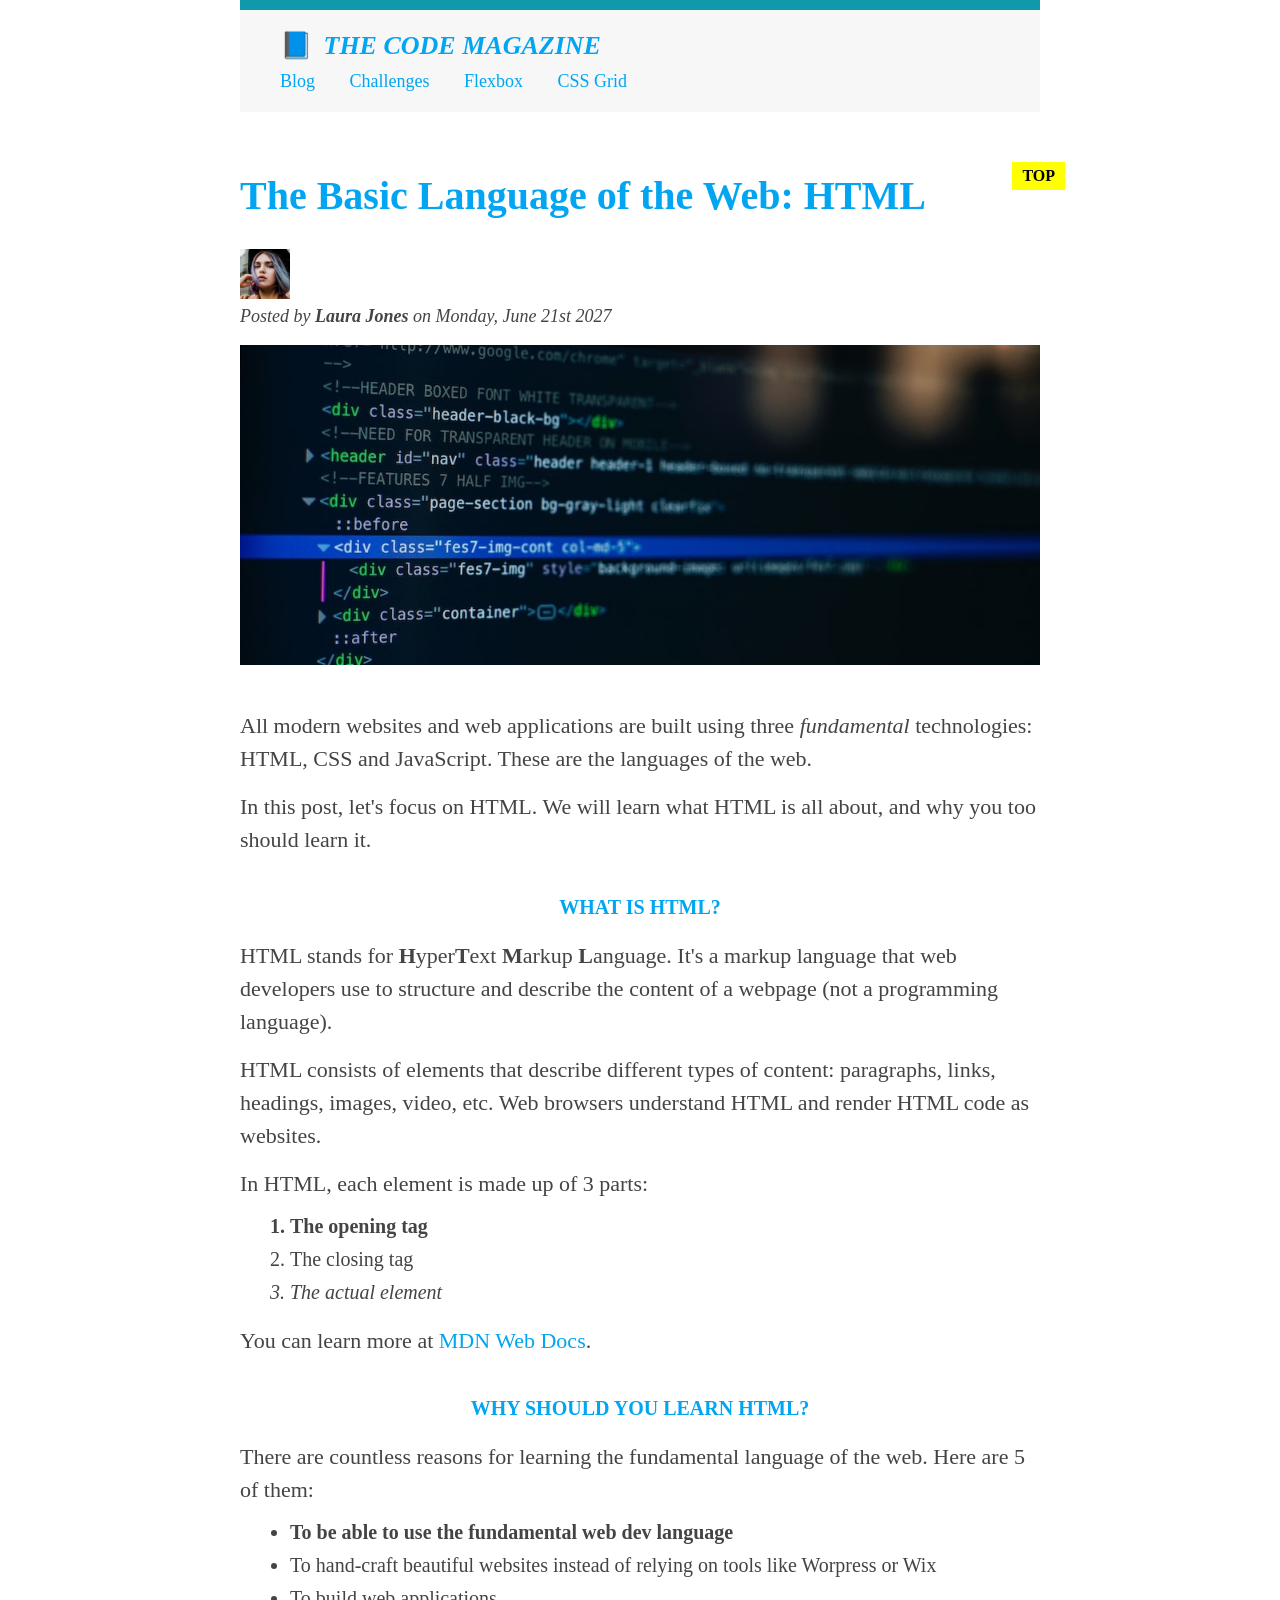
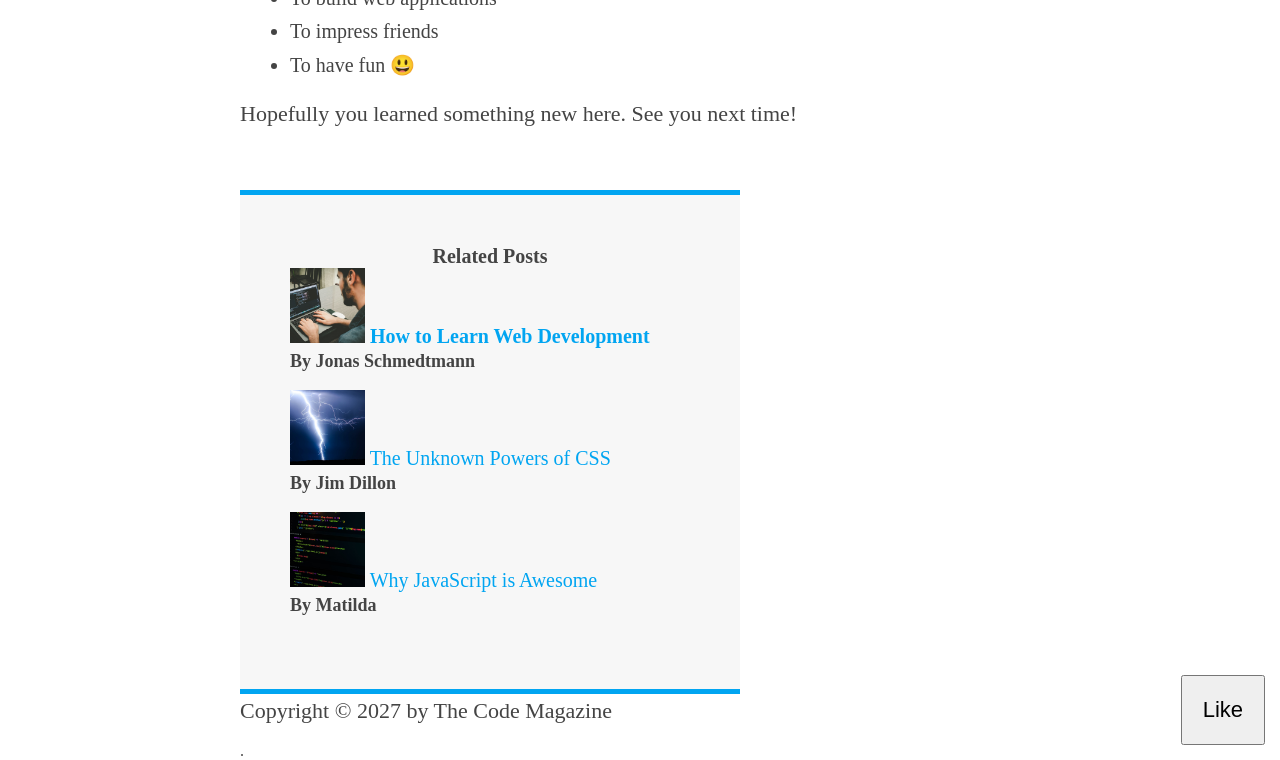
<file: 03-CSS-Fundamentals/index.html>
<!DOCTYPE html>
<html lang="en">
  <head>
    <meta charset="UTF-8" />
    <title>The Basic Language of the Web: HTML</title>
    <link href="style.css" rel="stylesheet"/>
  </head>

  <body>

    <div class="container">
    <!--
    <h1>The Basic Language of the Web: HTML</h1>
    <h2>The Basic Language of the Web: HTML</h2>
    <h3>The Basic Language of the Web: HTML</h3>
    <h4>The Basic Language of the Web: HTML</h4>
    <h5>The Basic Language of the Web: HTML</h5>
    <h6>The Basic Language of the Web: HTML</h6>
    -->

    <header class="main-header">
      <h1 >📘 The Code Magazine</h1>

      <nav>
        <!-- <strong>This is the navigation</strong> -->
        <a href="blog.html">Blog</a>
        <a href="#">Challenges</a>
        <a href="#">Flexbox</a>
        <a href="#">CSS Grid</a>
      </nav>

    </header>

    <article>
      <header class="post-header">
        <h2>The Basic Language of the Web: HTML</h2>

        <img
          src="img/laura-jones.jpg"
          alt="Headshot of Laura Jones"
          height="50"
          width="50"

        />

        <p id="author">Posted by <strong>Laura Jones</strong> on Monday, June 21st 2027</p>

        <img
          src="img/post-img.jpg"
          alt="HTML code on a screen"
          width="500"
          height="200"
                    class="post-img"
        />

        <button>Like</button>
      </header>

      <p>
        All modern websites and web applications are built using three
        <em>fundamental</em>
        technologies: HTML, CSS and JavaScript. These are the languages of the
        web.
      </p>

      <p>
        In this post, let's focus on HTML. We will learn what HTML is all about,
        and why you too should learn it.
      </p>

      <h3>What is HTML?</h3>
      <p>
        HTML stands for <strong>H</strong>yper<strong>T</strong>ext
        <strong>M</strong>arkup <strong>L</strong>anguage. It's a markup
        language that web developers use to structure and describe the content
        of a webpage (not a programming language).
      </p>
      <p>
        HTML consists of elements that describe different types of content:
        paragraphs, links, headings, images, video, etc. Web browsers understand
        HTML and render HTML code as websites.
      </p>
      <p>In HTML, each element is made up of 3 parts:</p>

      <ol>
        <li class="first-li">The opening tag</li>
        <li>The closing tag</li>
        <li>The actual element</li>
      </ol>

      <p>
        You can learn more at
        <a
          href="https://developer.mozilla.org/en-US/docs/Web/HTML"
          target="_blank"
          >MDN Web Docs</a
        >.
      </p>

      <h3>Why should you learn HTML?</h3>

      <p>
        There are countless reasons for learning the fundamental language of the
        web. Here are 5 of them:
      </p>

      <ul>
        <li class="first-li">To be able to use the fundamental web dev language</li>
        <li>
          To hand-craft beautiful websites instead of relying on tools like
          Worpress or Wix
        </li>
        <li>To build web applications</li>
        <li>To impress friends</li>
        <li>To have fun 😃</li>
      </ul>

      <p>Hopefully you learned something new here. See you next time!</p>
      
    </article>

    <aside>
      <h4>Related posts</h4>

      <ul class="related">
        <li>
          <img
            src="img/related-1.jpg"
            alt="Person programming"
            width="75"
            width="75"
          />
          <a href="#">How to Learn Web Development</a>
          <p class="related_author">By Jonas Schmedtmann</p>
        </li>
        <li>
          <img src="img/related-2.jpg" alt="Lightning" width="75" heigth="75" />
          <a href="#">The Unknown Powers of CSS</a>
          <p class="related_author">By Jim Dillon</p>
        </li>
        <li>
          <img
            src="img/related-3.jpg"
            alt="JavaScript code on a screen"
            width="75"
            height="75"
          />
          <a href="#">Why JavaScript is Awesome</a>
          <p class="related_author">By Matilda</p>
        </li>
      </ul>
    </aside>

    <footer><p id="copyright" class="copyright text">Copyright &copy; 2027 by The Code Magazine</p>.</footer>
    </div>



  </body>
</html>
</file>
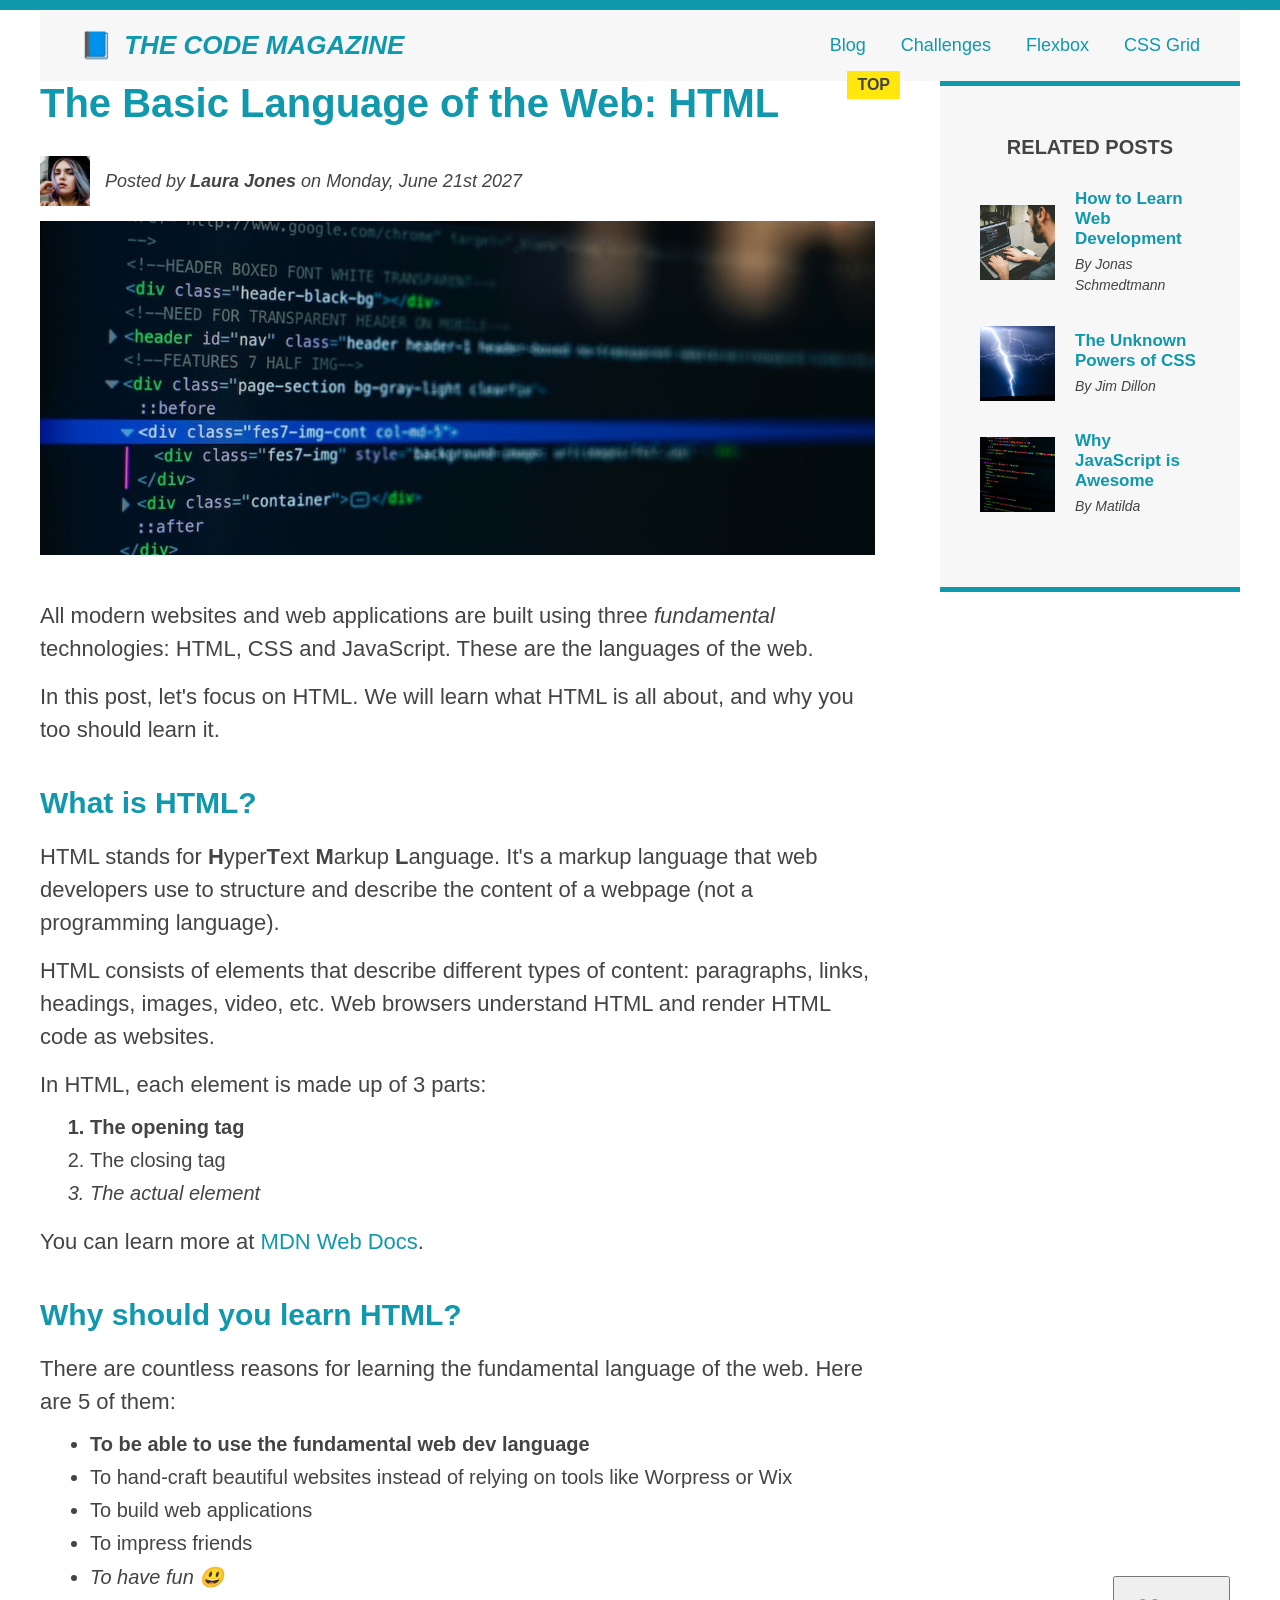
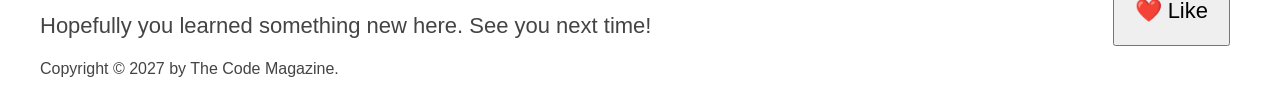
<file: 04-CSS-Layouts/index.html>
<!DOCTYPE html>
<html lang="en">
  <head>
    <meta charset="UTF-8" />
    <link href="style.css" rel="stylesheet" />

    <title>The Basic Language of the Web: HTML</title>
  </head>

  <body>
    <!--
    <h1>The Basic Language of the Web: HTML</h1>
    <h2>The Basic Language of the Web: HTML</h2>
    <h3>The Basic Language of the Web: HTML</h3>
    <h4>The Basic Language of the Web: HTML</h4>
    <h5>The Basic Language of the Web: HTML</h5>
    <h6>The Basic Language of the Web: HTML</h6>
    -->

    <div class="container">
      <header class="main-header clearfix">
        <h1>📘 The Code Magazine</h1>

        <nav>
          <!-- <strong>This is the navigation</strong> -->
          <a href="blog.html">Blog</a>
          <a href="#">Challenges</a>
          <a href="flexbox.html">Flexbox</a>
          <a href="css-grid.html">CSS Grid</a>
        </nav>

        <!-- <div class="clear"></div> -->
      </header>


<!-- 
     ONLY NECESSARY FOR FLEXBOX -->
      <!-- <div class="row"> -->
      <article>
        <header class="post-header">
          <h2>The Basic Language of the Web: HTML</h2>

          <div class="author-box">

          <img
            src="img/laura-jones.jpg"
            alt="Headshot of Laura Jones"
            height="50"
            width="50"
            class="author-img"
          />

          <p id="author" class="author">
            Posted by <strong>Laura Jones</strong> on Monday, June 21st 2027
          </p>
          </div>

          <img
            src="img/post-img.jpg"
            alt="HTML code on a screen"
            width="500"
            height="200"
            class="post-img"
          />
          <button>❤️ Like</button>
        </header>

        <p>
          All modern websites and web applications are built using three
          <em>fundamental</em>
          technologies: HTML, CSS and JavaScript. These are the languages of the
          web.
        </p>

        <p>
          In this post, let's focus on HTML. We will learn what HTML is all
          about, and why you too should learn it.
        </p>

        <h3>What is HTML?</h3>
        <p>
          HTML stands for <strong>H</strong>yper<strong>T</strong>ext
          <strong>M</strong>arkup <strong>L</strong>anguage. It's a markup
          language that web developers use to structure and describe the content
          of a webpage (not a programming language).
        </p>
        <p>
          HTML consists of elements that describe different types of content:
          paragraphs, links, headings, images, video, etc. Web browsers
          understand HTML and render HTML code as websites.
        </p>
        <p>In HTML, each element is made up of 3 parts:</p>

        <ol>
          <li class="first-li">The opening tag</li>
          <li>The closing tag</li>
          <li>The actual element</li>
        </ol>

        <p>
          You can learn more at
          <a
            href="https://developer.mozilla.org/en-US/docs/Web/HTML"
            target="_blank"
            >MDN Web Docs</a
          >.
        </p>

        <h3>Why should you learn HTML?</h3>

        <p>
          There are countless reasons for learning the fundamental language of
          the web. Here are 5 of them:
        </p>

        <ul>
          <li class="first-li">
            To be able to use the fundamental web dev language
          </li>
          <li>
            To hand-craft beautiful websites instead of relying on tools like
            Worpress or Wix
          </li>
          <li>To build web applications</li>
          <li>To impress friends</li>
          <li>To have fun 😃</li>
        </ul>

        <p>Hopefully you learned something new here. See you next time!</p>
      </article>

      <aside>
        <h4>Related posts</h4>

        <ul class="related">
          <li class="related-post">
            <img
              src="img/related-1.jpg"
              alt="Person programming"
              width="75"
              height="75"
            />

            <div>
            <a href="#" class="related-link">How to Learn Web Development</a>
            <p class="related-author">By Jonas Schmedtmann</p>
            </div>
          </li>
          <li class="related-post">
            <img
              src="img/related-2.jpg"
              alt="Lightning"
              width="75"
              height="75"
            />
             <div>
            <a href="#" class="related-link">The Unknown Powers of CSS</a>
            <p class="related-author">By Jim Dillon</p>
            </div>
          </li>
          <li class="related-post">
            <img
              src="img/related-3.jpg"
              alt="JavaScript code on a screen"
              width="75"
              height="75"
            />
             <div>
            <a href="#" class="related-link">Why JavaScript is Awesome</a>
            <p class="related-author">By Matilda</p>
            </div>
          </li>
        </ul>
      </aside>

      <!-- </div> -->

      <footer>
        <p id="copyright" class="copyright text">
          Copyright &copy; 2027 by The Code Magazine.
        </p>
      </footer>
    </div>
  </body>
</html>
</file>
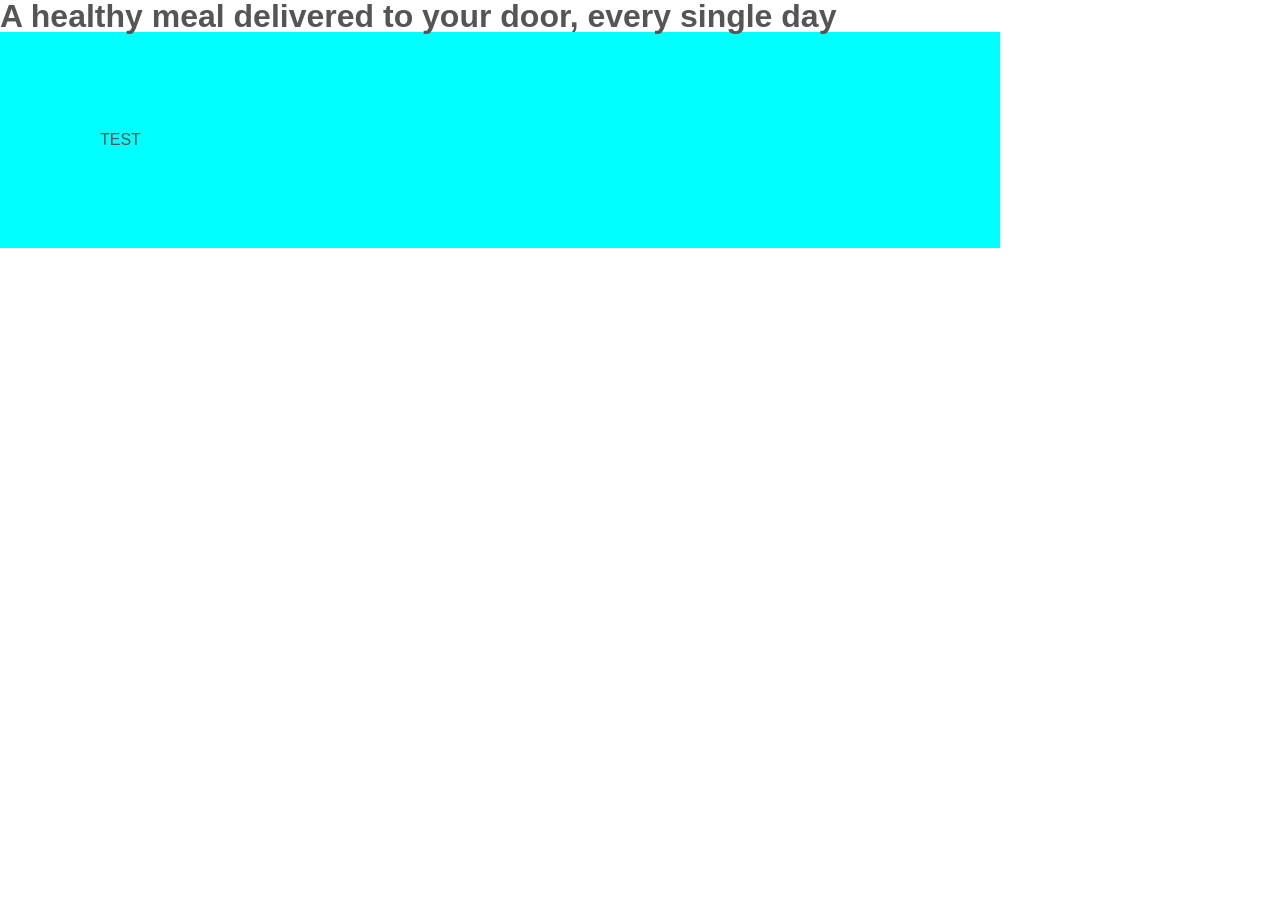
<file: 07-Omnifood-Desktop/index.html>
<!DOCTYPE html>
<html lang="en">
<head>
    <meta charset="UTF-8">
    <meta name="viewport" content="width=device-width, initial-scale=1.0">

    <link rel="stylesheet" href="style.css">
    <title>Omnifood</title>
</head>
<body>
    <h1>A healthy meal delivered to your door, every single day
</h1>

<div class="test">TEST</div>
</body>
</html>
</file>
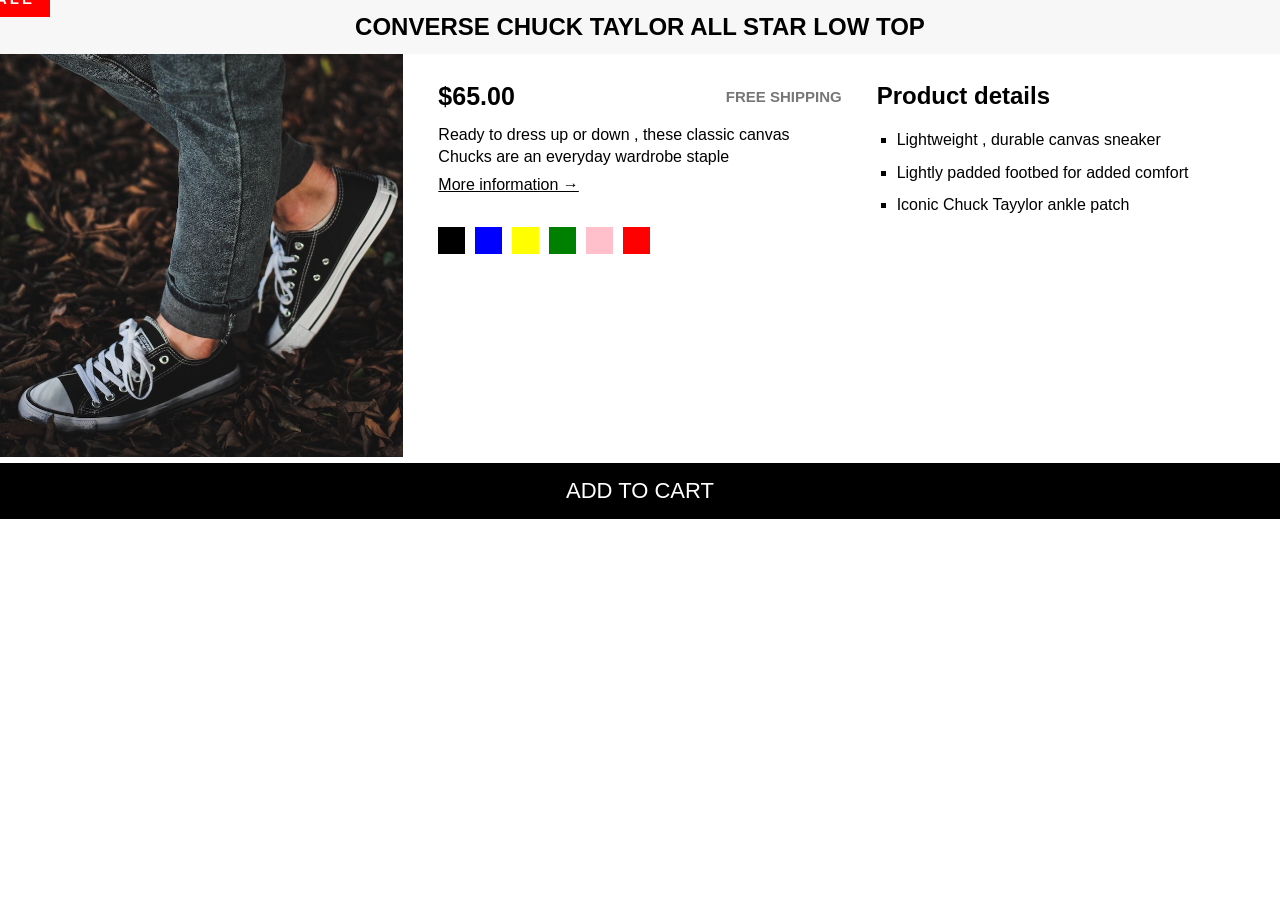
<file: 03-CSS-Fundamentals/challenge.html>
<!DOCTYPE html>
<html lang="en">
<head>
    <meta charset="UTF-8">
    <meta name="viewport" content="width=device-width, initial-scale=1.0">
    <title>Document</title>
    <link href="challenge.css" rel="stylesheet">
</head>
<body>

    <article class="product">


    <h1 class="heading">Converse Chuck Taylor All Star Low Top</h1>


    <!-- <div class="row"> -->
        <div class="div1">


        <img src="challenges.jpg" alt="shoes image" width="170px" height="170px">
        </div>


<div class="div2">

    <div class="apple">
    <p class="price"><strong>$65.00</strong></p>
    <p class="para1">Free shipping</p>
    </div>
    <p class="para2">Ready to dress up or down , these classic canvas Chucks are an everyday wardrobe staple</p>
    <a href="#" class="link" type="_blank">More information &rarr;</a>

    <div class="colorss">
        <div class="color"> </div>
        <div class="color blue"> </div>
        <div class="color yellow"> </div>
        <div class ="color green"> </div>
        <div class="color pink"> </div>
        <div class="color red"></div>
    </div>

    </div>


    <div class="div3">
    <h2>Product details</h2>
    <ol>
        <li>Lightweight , durable canvas sneaker</li>
        <li>Lightly padded footbed for added comfort</li>
        <li>Iconic Chuck Tayylor ankle patch</li>
    </ol>

    </div>
    
        <button type="submit" class="cart">Add to cart</button>
        <!-- </div> -->
    </article>
    <p class="sale-element">Sale</p>
  
   
</body>
</html>
</file>
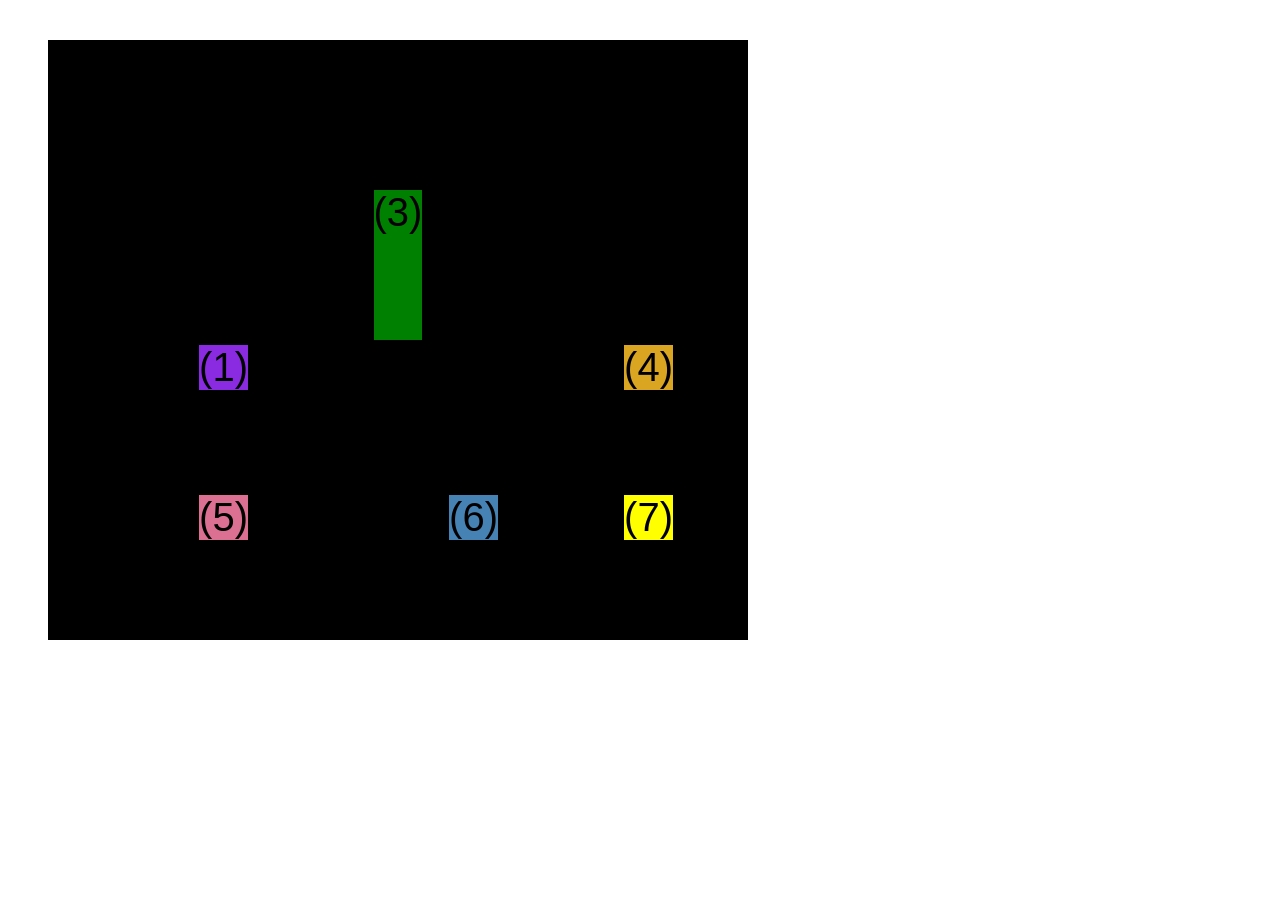
<file: 04-CSS-Layouts/css-grid.html>
<!DOCTYPE html>
<html lang="en">
  <head>
    <meta charset="UTF-8" />
    <meta http-equiv="X-UA-Compatible" content="IE=edge" />
    <meta name="viewport" content="width=device-width, initial-scale=1.0" />
    <title>CSS Grid</title>
    <style>
      .el--1 {
        background-color: blueviolet;
      }
      .el--2 {
        background-color: orangered;
      }
      .el--3 {
        background-color: green;
        height: 150px;
      }
      .el--4 {
        background-color: goldenrod;
      }
      .el--5 {
        background-color: palevioletred;
      }
      .el--6 {
        background-color: steelblue;
      }
      .el--7 {
        background-color: yellow;
      }
      .el--8 {
        background-color: crimson;
      }

      .container--1 {


        /* STARTER */
        font-family: sans-serif;
        background-color: #ddd;
        font-size: 30px;
        margin: 40px;

        /* CSS GRID */

      display: grid;
      /* grid-template-columns: 2fr 1fr 1fr auto;  */
      grid-template-columns: repeat(4, 1fr);
      grid-template-rows: 1fr 1fr ; 
          /* height: 500px; */

      /* gap: 30px; */
      column-gap: 20px;
      row-gap: 40px;


      /* temperory */
      display: none; 
      }

      .el--8{
        grid-column: 2 / 3;
        grid-row: 1 / 2;
      }

         .el--2{
          /* grid-column: 1 / 5; */
        /* grid-column: 1 / span 4; */
        grid-column: 1 / -1;
        grid-row: 2 / 3;
      }

      .el--6{
         /* grid-row: 3 / 5; */
      }

      .container--2 {
       

        /* STARTER */
        font-family: sans-serif;
        background-color: black;
        font-size: 40px;
        margin: 40px;

        width: 700px;
        height: 600px;

        /* CSS GRID */

        display: grid;
        grid-template-columns:  125px 200px 125px;
        grid-template-rows: 250px 100px;
        gap:50px;


        /* used when grid container is greater than the grid element */
        /* Aligning tracks inside container: distribute empty space */
        justify-content: center;
        /* justify-content: space-between; */
        align-content: center;



        /* Aligning items INSIDE cells: moving items around inside cells */
        align-items: end;
        justify-items: end;
      }

     .el--3{
      align-self: center;
      justify-self: center;
     }


    </style>
  </head>
  <body>
    <div class="container--1">
      <div class="el el--1">(1) HTML</div>
      <div class="el el--2">(2) and</div>
      <div class="el el--3">(3) CSS</div>
      <div class="el el--4">(4) are</div>
      <div class="el el--5">(5) amazing</div>
      <div class="el el--6">(6) languages</div>
      <div class="el el--7">(7) to</div>
      <div class="el el--8">(8) learn</div>
    </div>

    <div class="container--2">
      <div class="el el--1">(1)</div>
      <div class="el el--3">(3)</div>
      <div class="el el--4">(4)</div>
      <div class="el el--5">(5)</div>
      <div class="el el--6">(6)</div>
      <div class="el el--7">(7)</div>
    </div>
  </body>
</html>
</file>
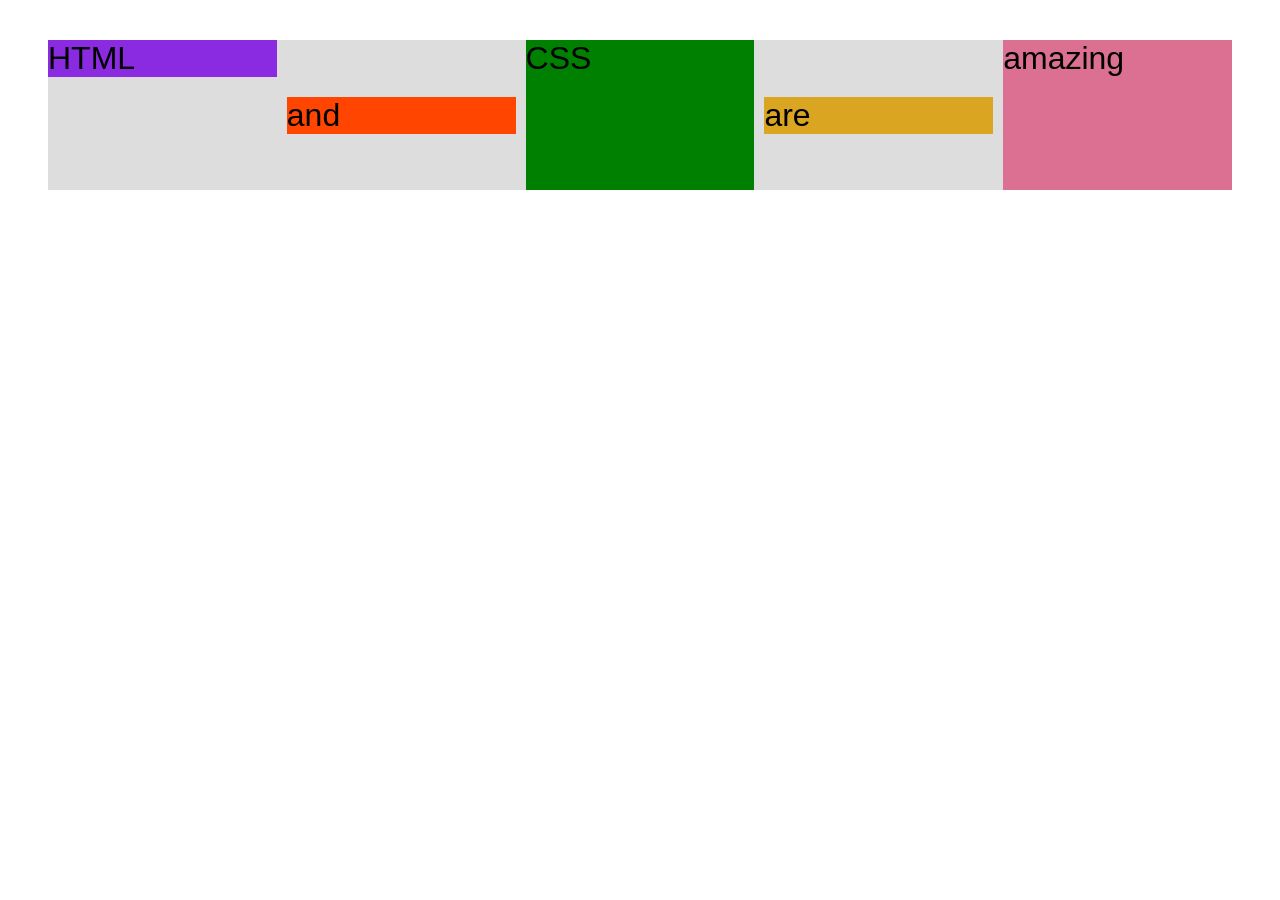
<file: 04-CSS-Layouts/flexbox.html>
<!DOCTYPE html>
<html lang="en">
  <head>
    <meta charset="UTF-8" />
    <meta http-equiv="X-UA-Compatible" content="IE=edge" />
    <meta name="viewport" content="width=device-width, initial-scale=1.0" />
    <title>Flexbox</title>
    <style>
      .el--1 {
        background-color: blueviolet;
      }
      .el--2 {
        background-color: orangered;
      }
      .el--3 {
        background-color: green;
        height: 150px;
      }
      .el--4 {
        background-color: goldenrod;
      }
      .el--5 {
        background-color: palevioletred;
      }
      .el--6 {
        background-color: steelblue;
      }
      .el--7 {
        background-color: yellow;
      }
      .el--8 {
        background-color: crimson;
      }

      .container {
        /* STARTER */
        font-family: sans-serif;
        background-color: #ddd;
        font-size: 32px;
        margin: 40px;

        /* FLEXBOX */

        display: flex;
        align-items: center;
        justify-content: flex-start;
        gap: 10px;
      }


      .el{
        
        /* default:
        flex-grow: 0;
        flex-shrink: 1;
        flex-basis: auto; */

       /* flex-basis: 500px;
        flex-shrink: 0;
        flex: 0 0 500px; */


        /* flex-grow: 1;  iska alternate is below
      */
       flex:1;

      }

      .el--1{
        align-self: flex-start;
        /* order: 2; */
        /* flex-grow:2 ; */
      }

    .el--5{
      align-self: stretch;
      order: 1;
    }

    .el--6{
      order: -1;
    }

    </style>  
  </head>
  <body>
    <div class="container">
      <div class="el el--1">HTML</div>
      <div class="el el--2">and</div>
      <div class="el el--3">CSS</div>
      <div class="el el--4">are</div>
      <div class="el el--5">amazing</div>
      <!-- <div class="el el--6">languages</div> -->
      <!-- <div class="el el--7">to</div>
      <div class="el el--8">learn</div> -->
    </div>
  </body>
</html>
</file>
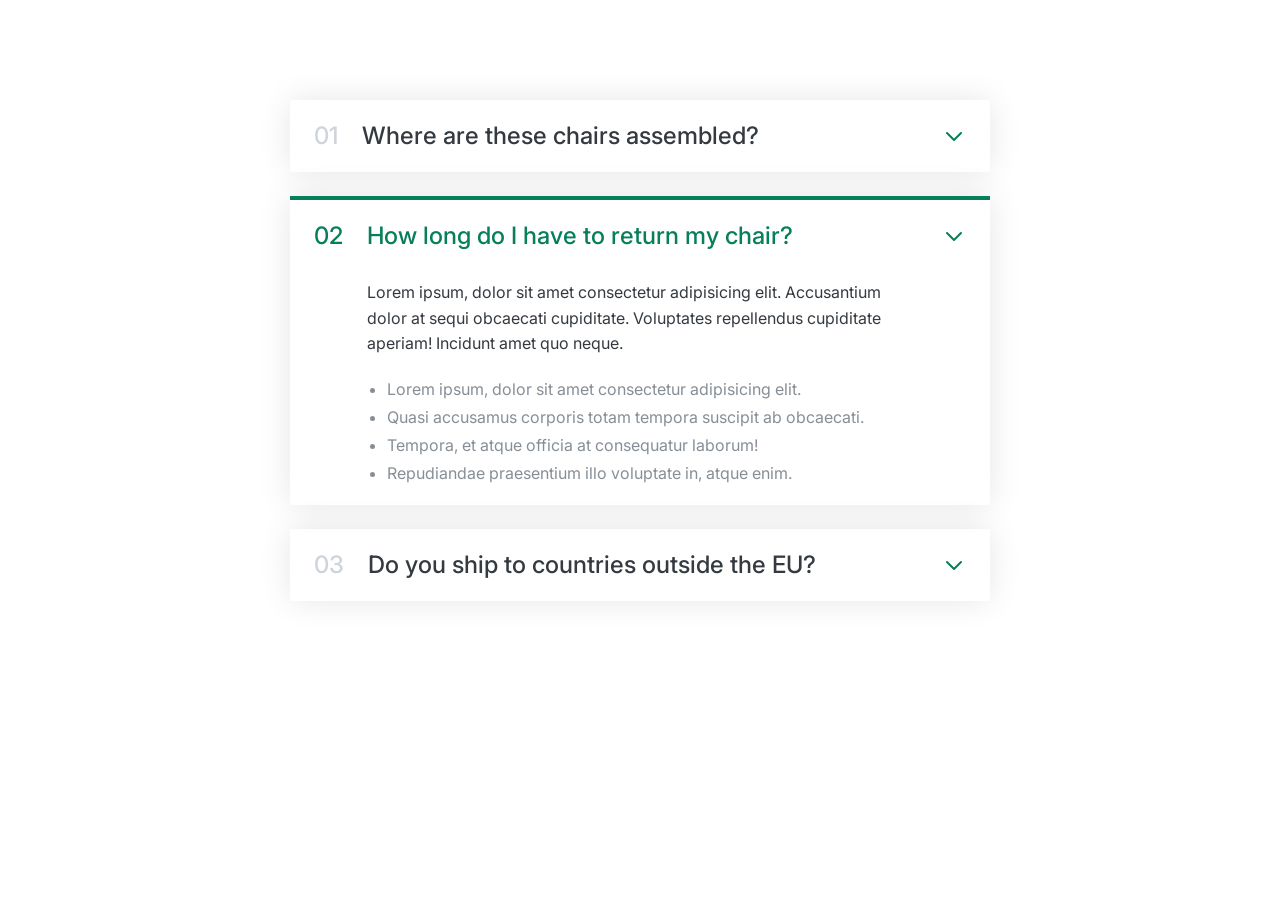
<file: 06-Components/01-accordion.html>
<!DOCTYPE html>
<html lang="en">
<head>
    <meta charset="UTF-8">
    <meta name="viewport" content="width=device-width, initial-scale=1.0">
     <link
      href="https://fonts.googleapis.com/css2?family=Inter:wght@400;500;700&display=swap"
      rel="stylesheet"
    />
    <title>Accordion Component</title>

    <style>

        *{
            margin:0;
            padding: 0;
            box-sizing: border-box;
        }

        body{
            font-family: "Inter", sans-serif;
            color: #343a40;
            line-height: 1;
            
        }

        .accordion{
            width: 700px;
            margin:100px auto;

            display: flex;
            flex-direction: column;
            gap:24px;
 
        }
        
         .item{
           box-shadow: 0 0 32px rgba(0, 0,0,0.1);
           padding: 24px;

           display: grid;
           grid-template-columns: auto 1fr auto  ;
           column-gap: 24px;
           row-gap: 32px;
           
         }
         .number{
             font-size: 24px;
             font-weight: 500;
             color: #087f5b;
         }
         .text{
              font-size: 24px;
             font-weight: 500;
             /* color: #087f5b;  */
         }

         .number{
             color: #ced4da;
         }

         .icon{
           width:24px;
           height:24px;
           stroke: #087f5b;
           
         }

         .hidden-box{
            grid-column: 2;
            display: none;
         }

         .hidden-box p{
             line-height: 1.6;
             margin-bottom: 24px;
             
         }

         .hidden-box ul{
             color: #868e96;
             margin-left: 20px;
             
             display: flex;
             flex-direction: column;
             gap:12px;

         }

         /* .hidden-box li{
            margin-bottom: 12px;
         } */


         /* OPEN STATE */
      .open{
        border-top: 4px solid #087f5b;
        
      }

      .open .hidden-box{
        display: block ;
      }

      .open .number , .open .text {
            color: #087f5b;
      }


    </style>
</head>


<body>
    <div class="accordion">
      <div class="item">
        <p class="number">01</p>
        <p class="text">Where are these chairs assembled?</p>
        <svg
          xmlns="http://www.w3.org/2000/svg"
          class="icon"
          fill="none"
          viewBox="0 0 24 24"
          stroke="currentColor"
        >
          <path
            stroke-linecap="round"
            stroke-linejoin="round"
            stroke-width="2"
            d="M19 9l-7 7-7-7"
          />
        </svg>
        <div class="hidden-box">
          <p>
            Lorem ipsum, dolor sit amet consectetur adipisicing elit.
            Accusantium dolor at sequi obcaecati cupiditate. Voluptates
            repellendus cupiditate aperiam! Incidunt amet quo neque.
          </p>
          <ul>
            <li>Lorem ipsum, dolor sit amet consectetur adipisicing elit.</li>
            <li>
              Quasi accusamus corporis totam tempora suscipit ab obcaecati.
            </li>
            <li>Tempora, et atque officia at consequatur laborum!</li>
            <li>Repudiandae praesentium illo voluptate in, atque enim.</li>
          </ul>
        </div>
      </div>

      <div class="item open">
        <p class="number">02</p>
        <p class="text">How long do I have to return my chair?</p>
        <svg
          xmlns="http://www.w3.org/2000/svg"
          class="icon"
          fill="none"
          viewBox="0 0 24 24"
          stroke="currentColor"
        >
          <path
            stroke-linecap="round"
            stroke-linejoin="round"
            stroke-width="2"
            d="M19 9l-7 7-7-7"
          />
        </svg>
        <div class="hidden-box">
          <p>
            Lorem ipsum, dolor sit amet consectetur adipisicing elit.
            Accusantium dolor at sequi obcaecati cupiditate. Voluptates
            repellendus cupiditate aperiam! Incidunt amet quo neque.
          </p>
          <ul>
            <li>Lorem ipsum, dolor sit amet consectetur adipisicing elit.</li>
            <li>
              Quasi accusamus corporis totam tempora suscipit ab obcaecati.
            </li>
            <li>Tempora, et atque officia at consequatur laborum!</li>
            <li>Repudiandae praesentium illo voluptate in, atque enim.</li>
          </ul>
        </div>
      </div>

      <div class="item">
        <p class="number">03</p>
        <p class="text">Do you ship to countries outside the EU?</p>
        <svg
          xmlns="http://www.w3.org/2000/svg"
          class="icon"
          fill="none"
          viewBox="0 0 24 24"
          stroke="currentColor"
        >
          <path
            stroke-linecap="round"
            stroke-linejoin="round"
            stroke-width="2"
            d="M19 9l-7 7-7-7"
          />
        </svg>
        <div class="hidden-box">
          <p>
            Lorem ipsum, dolor sit amet consectetur adipisicing elit.
            Accusantium dolor at sequi obcaecati cupiditate. Voluptates
            repellendus cupiditate aperiam! Incidunt amet quo neque.
          </p>
          <ul>
            <li>Lorem ipsum, dolor sit amet consectetur adipisicing elit.</li>
            <li>
              Quasi accusamus corporis totam tempora suscipit ab obcaecati.
            </li>
            <li>Tempora, et atque officia at consequatur laborum!</li>
            <li>Repudiandae praesentium illo voluptate in, atque enim.</li>
          </ul>
        </div>
      </div>
    </div>
  </body>
</html>
</file>
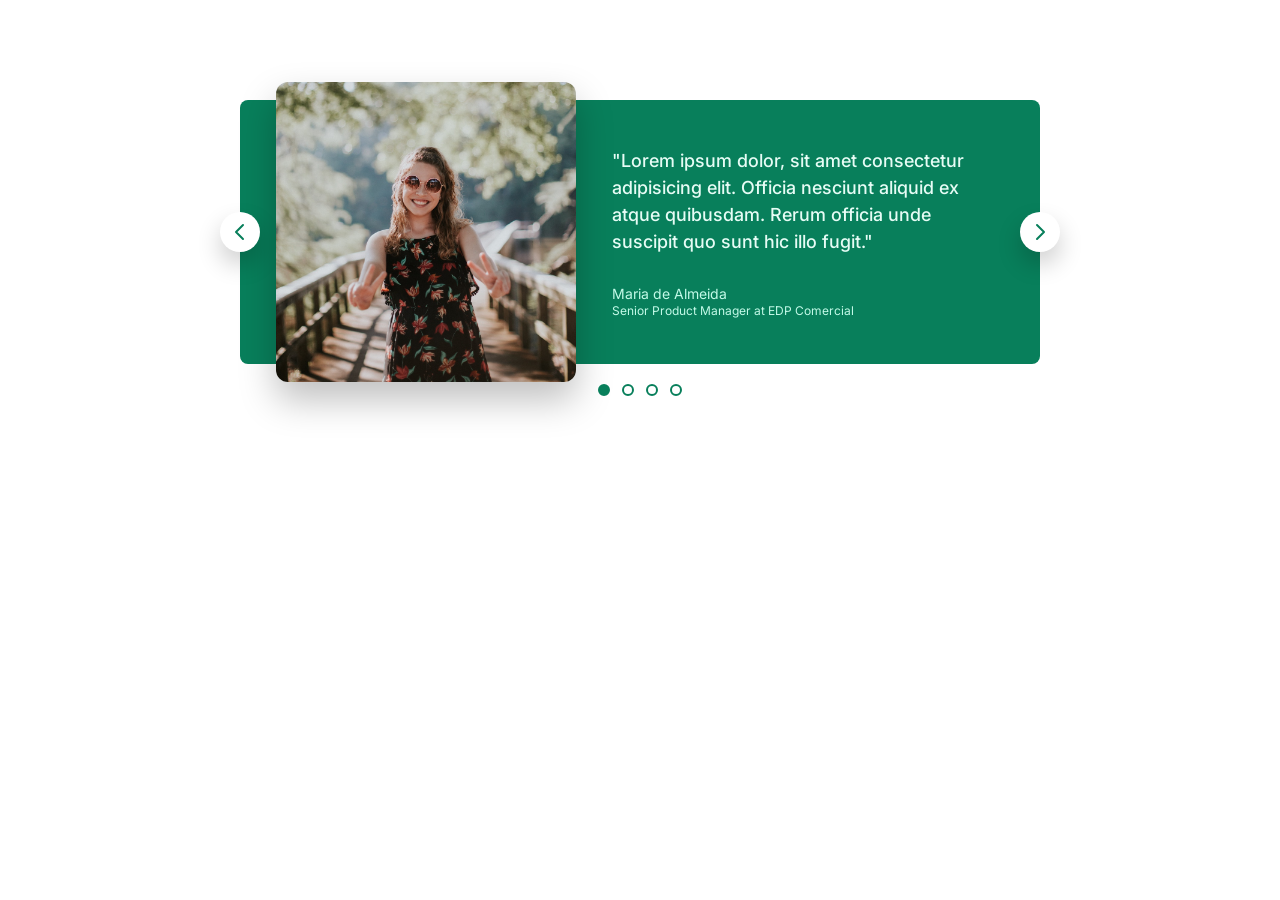
<file: 06-Components/02-carousel.html>
<!DOCTYPE html>
<html lang="en">
  <head>
    <meta charset="UTF-8" />
    <meta http-equiv="X-UA-Compatible" content="IE=edge" />
    <meta name="viewport" content="width=device-width, initial-scale=1.0" />
    <link
      href="https://fonts.googleapis.com/css2?family=Inter:wght@400;500;700&display=swap"
      rel="stylesheet"
    />

    <title>Carousel Component</title>

    <style>
      /*
      SPACING SYSTEM (px)
      2 / 4 / 8 / 12 / 16 / 24 / 32 / 48 / 64 / 80 / 96 / 128
      FONT SIZE SYSTEM (px)
      10 / 12 / 14 / 16 / 18 / 20 / 24 / 30 / 36 / 44 / 52 / 62 / 74 / 86 / 98
      */
      /*
      MAIN COLOR: #087f5b
      GREY COLOR: #343a40
      */

      * {
        margin: 0;
        padding: 0;
        box-sizing: border-box;
      }

      body {
        font-family: "Inter", sans-serif;
        color: #343a40;
        line-height: 1;
      }

      .carousel {
        width: 800px;
        margin: 100px auto;
        background-color: #087f5b;
        /* padding: 32px; */
        /* padding-left: 86px; */
        /* padding-right: 48px; */
        padding: 32px 48px 32px 86px;

        border-radius: 8px;
        position: relative;

        display: flex;
        align-items: center;
        gap: 86px;
      }

      img {
        height: 200px;
        border-radius: 8px;
        transform: scale(1.5);
        box-shadow: 0 12px 24px rgba(0, 0, 0, 0.25);
      }

      .testimonial-text {
        font-size: 18px;
        font-weight: 500;
        line-height: 1.5;
        margin-bottom: 32px;
        color: #e6fcf5;
      }

      .testimonial-author {
        font-size: 14px;
        margin-bottom: 4px;
        color: #c3fae8;
      }

      .testimonial-job {
        font-size: 12px;
        color: #c3fae8;
      }

      /* CONTROLS */
      .btn {
        background-color: #fff;
        border: none;
        height: 40px;
        width: 40px;
        border-radius: 50%;
        position: absolute;
        box-shadow: 0 12px 24px rgba(0, 0, 0, 0.2);
        cursor: pointer;

        display: flex;
        align-items: center;
        justify-content: center;
      }

      .btn--left {
        /* In relation to PARENTE ELEMENT */
        left: 0;
        top: 50%;

        /* In relation to ELEMENT ITSELF */
        transform: translate(-50%, -50%);
      }

      .btn--right {
        right: 0;
        top: 50%;

        transform: translate(50%, -50%);
      }

      .btn-icon {
        height: 24px;
        width: 24px;
        stroke: #087f5b;
      }
      .dots {
        position: absolute;
        left: 50%;
        bottom: 0;
        transform: translate(-50%, 32px);

        display: flex;
        gap: 12px;
      }

      .dot {
        height: 12px;
        width: 12px;
        background-color: #fff;
        border: 2px solid #087f5b;
        border-radius: 50%;
        cursor: pointer;
      }

      .dot--fill {
        background-color: #087f5b;
      }
    </style>
  </head>
  <body>
    <div class="carousel">
      <img src="maria.jpg" alt="Maria de Almeida" />
      <blockquote class="testimonial">
        <p class="testimonial-text">
          "Lorem ipsum dolor, sit amet consectetur adipisicing elit. Officia
          nesciunt aliquid ex atque quibusdam. Rerum officia unde suscipit quo
          sunt hic illo fugit."
        </p>
        <p class="testimonial-author">Maria de Almeida</p>
        <p class="testimonial-job">Senior Product Manager at EDP Comercial</p>
      </blockquote>

      <button class="btn btn--left">
        <svg
          xmlns="http://www.w3.org/2000/svg"
          class="btn-icon"
          fill="none"
          viewBox="0 0 24 24"
          stroke="currentColor"
        >
          <path
            stroke-linecap="round"
            stroke-linejoin="round"
            stroke-width="2"
            d="M15 19l-7-7 7-7"
          />
        </svg>
      </button>
      <button class="btn btn--right">
        <svg
          xmlns="http://www.w3.org/2000/svg"
          class="btn-icon"
          fill="none"
          viewBox="0 0 24 24"
          stroke="currentColor"
        >
          <path
            stroke-linecap="round"
            stroke-linejoin="round"
            stroke-width="2"
            d="M9 5l7 7-7 7"
          />
        </svg>
      </button>
      <div class="dots">
        <button class="dot dot--fill">&nbsp;</button>
        <button class="dot">&nbsp;</button>
        <button class="dot">&nbsp;</button>
        <button class="dot">&nbsp;</button>
      </div>
    </div>
  </body>
</html>


<!-- my--> 
 <!-- <!DOCTYPE html>
<html lang="en">
<head>
    <meta charset="UTF-8">
    <meta name="viewport" content="width=device-width, initial-scale=1.0">
    <title>Document</title>
     <link
      href="https://fonts.googleapis.com/css2?family=Inter:wght@400;500;700&display=swap"
      rel="stylesheet"
    />
    <title>Accordion Component</title>

    <style>

        *{
            margin:0;
            padding: 0;
            box-sizing: border-box;
        }

        body{
            font-family: "Inter", sans-serif;
            color: #343a40;
            line-height: 1;
            
        }
 
        .carousel{
            width: 800px;
            margin: 100px auto;
            background-color: #087f5b;
            padding: 32px;
            border-radius: 8px;
            position: relative ;

            display: flex;
            /* align-items: center; */
            gap: 86px;
            padding-left: 86px;
            padding-right: 48px;
          
        }

        img{
            height: 200px;
            border-radius: 8px;
            transform: scale(1.5);
            box-shadow: 0 12px 24px rgba(0,0,0,.25);
        }

        .testimonial-text{
           font-size: 18px;
           font-weight: 500;
           line-height: 1.5;
           /* margin-bottom: 32px; */
           color: #e6fcf5;
        }

        .testimonial-author{
           font-size: 14px;
           margin-bottom: 4px;
           color: #c3fae8;
        }

        .testimonial-job{
            font-size: 12px;
            color: #c3fae8;;
        }

        /* CONTROLS */
       .btn{
            background-color: #fff;
            border:none;
            height: 40px;
            width: 40px; 
            border-radius: 50%;
            position: absolute;
            top: 50%;
            box-shadow: 0 12px 24px rgba(0,0,0,.25);

            display: flex;
            align-items: center;
            justify-content: center;
        } 

        .btn--left{
            /* In relation to PARENT ELEMENT */
            left:0;
            top: 50%;
 
            /* In relation to ELEMENT ITSELF */
            transform: translate(-50%,-50%)
        }
        
        .btn--right{
            right:0;
            transform: translate(50%,-50%)
        }

        .btn-icon{
            height: 24px;
            width: 24px;
            stroke: #087f5b ;
        }

        .dots{
            display: flex;
            justify-content: center;
            gap:12px ;
            position: absolute;
            bottom: 0;
            left:45%;
        }

        .dot{
            width: 12px;
            height: 12px;
            background-color:#fff ;
            border:2px  solid #087f5b ;
            border-radius: 50%;
            transform: translate(0 , 250%);
            cursor: pointer;
        }

        .dottt{
            background-color: #087f5b;
        }
        

        

        </style>
</head>
<body>
    
    <div class="carousel">
         <img src="maria.jpg" alt="maeia">
         <blockquote class="testimonial-text">
             <p class="testimonial-text">"Lorem, ipsum dolor sit amet consectetur adipisicing elit. Libero enim fuga amet quis iure illum tempore est quasi id reiciendis iste, sunt commodi perferendis maxime temporibus ullam reprehenderit esse quaerat"</p>
             <p class="testimonial-author"> Maria de Almeida</p>
             <p class="testimonial-job">Senior Prooduct Manager at EDP Comercial</p>
         </blockquote>
    <button class="btn btn--left">
        <svg class="btn-icon" xmlns="http://www.w3.org/2000/svg" fill="none" viewBox="0 0 24 24" stroke-width="1.5" stroke="currentColor" class="size-6">
  <path stroke-linecap="round" stroke-linejoin="round" d="M15.75 19.5 8.25 12l7.5-7.5" />
</svg>

</button>
   
<button class="btn btn--right">
    
    <svg class="btn-icon" xmlns="http://www.w3.org/2000/svg" fill="none" viewBox="0 0 24 24" stroke-width="1.5" stroke="currentColor" class="size-6">
  <path stroke-linecap="round" stroke-linejoin="round" d="m8.25 4.5 7.5 7.5-7.5 7.5" />
</svg>

</button>

<div class="dots">
    <button class="dot dottt"></button>
     <button class="dot"></button>
      <button class="dot"></button>
       <button class="dot"></button>


</div>
 


    </div>

  
    

  </div>

</body>
</html> -->
</file>
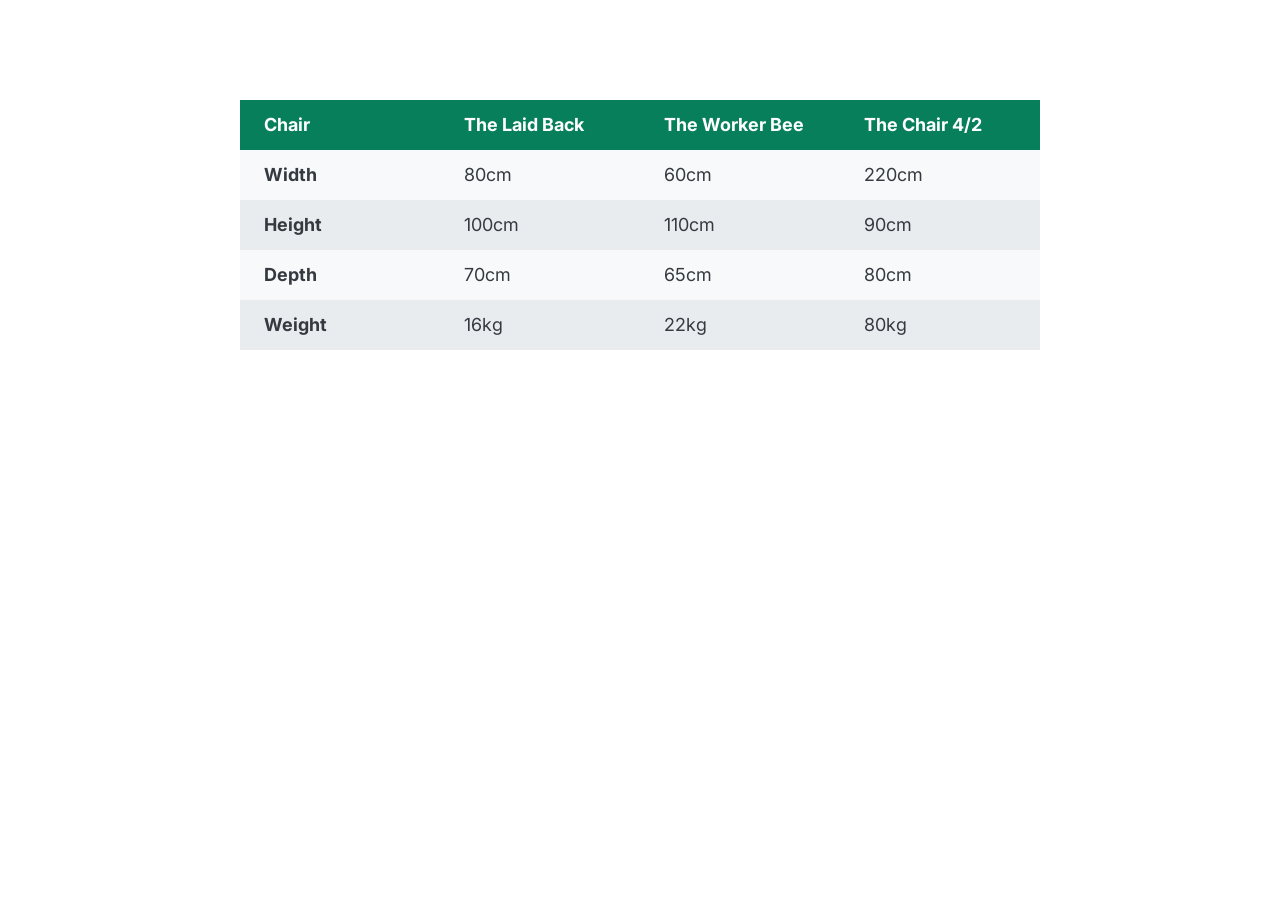
<file: 06-Components/03-table.html>
<!DOCTYPE html>
<html lang="en">
<head>
    <meta charset="UTF-8">
    <meta name="viewport" content="width=device-width, initial-scale=1.0">
    <title>Document</title>
       <link
      href="https://fonts.googleapis.com/css2?family=Inter:wght@400;500;700&display=swap"
      rel="stylesheet"
    />
    <title>Accordion Component</title>

    <style>

        *{
            margin:0;
            padding: 0;
            box-sizing: border-box;
        }

        body{
            font-family: "Inter", sans-serif;
            color: #343a40;
            line-height: 1;
            display:flex;
            justify-content: center;
        }

        table{
            width: 800px;
            margin-top: 100px;
            font-size: 18px;
            /* border: 1px solid #343a40; */
            border-collapse: collapse;
        } 

        th,td{
            /* border: 1px solid #343a40; */
            padding: 16px 24px;
            text-align: left;
        }

        thead tr{
              background-color: #087f5b;
            color: #fff;
        }

        thead th{
            width: 25%
        }

        tbody tr:nth-child(odd  ){
            background-color: #f8f9fa;
        }

                tbody tr:nth-child(even){
            background-color: #e9ecef;
        }

        </style>
</head>
<body>
    <table>

        <thead>
            <tr>
                <th>Chair</th>
                <th>The Laid Back</th>
                <th>The Worker Bee</th>
                <th>The Chair 4/2 </th>

            </tr>
        </thead>

        <tbody>
            <tr>
                <th>Width</th>
                <td>80cm</td>
                <td>60cm</td>
                <td>220cm</td>
            </tr>

               <tr>
                <th>Height</th>
                <td>100cm</td>
                <td>110cm</td>
                <td>90cm</td>
            </tr>

               <tr>
                <th>Depth</th>
                <td>70cm</td>
                <td>65cm</td>
                <td>80cm</td>
            </tr>

               <tr>
                <th>Weight</th>
                <td>16kg</td>
                <td>22kg</td>
                <td>80kg</td>
            </tr>
        </tbody>
    </table>
</body>
</html>
</file>
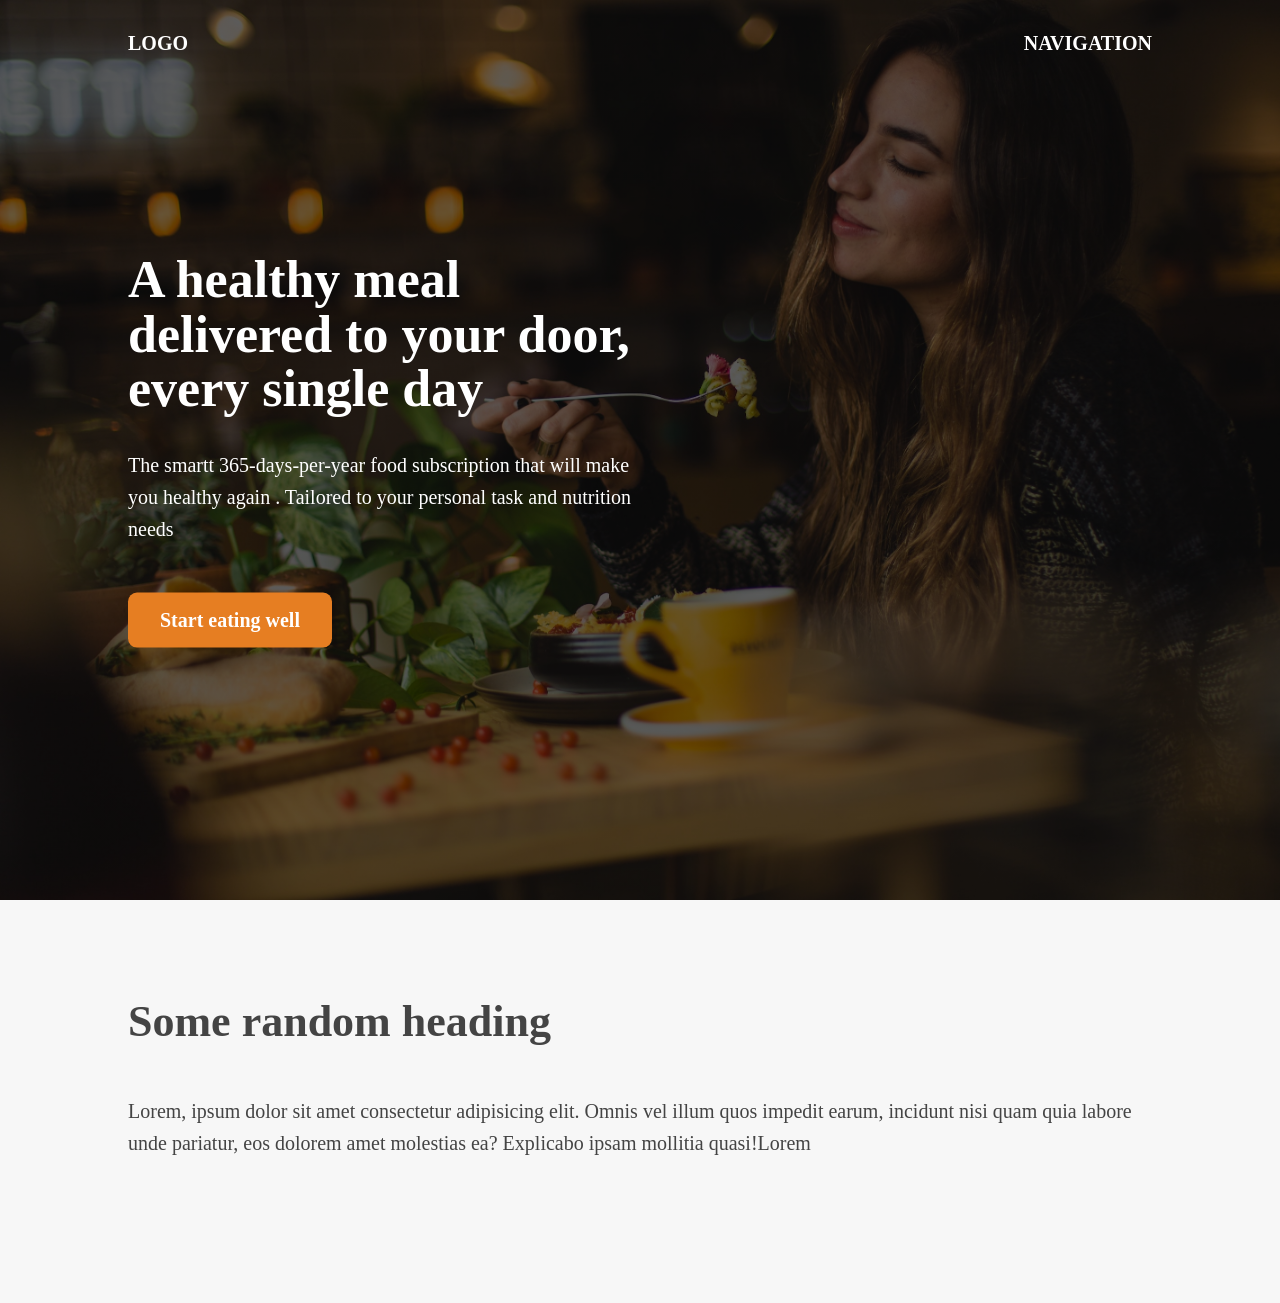
<file: 06-Components/05-hero.html>
<!DOCTYPE html>
<html lang="en">
<head>
    <meta charset="UTF-8">
    <meta name="viewport" content="width=device-width, initial-scale=1.0">
    <title>Omifood Hero Section</title>

    <link rel="preconnect" href="https://fonts.googleapis.com">
<link rel="preconnect" href="https://fonts.gstatic.com" crossorigin>
<link href="https://fonts.googleapis.com/css2?family=Urbanist:ital,wght@0,100..900;1,100..900&display=swap" rel="stylesheet">

<style>
     *{
        margin: 0;
        padding: 0;
        box-sizing: border-box;
     }

    html{
        font-family: 'Rubik' sans-serif;
        color: #444
    }  

    .container{
        margin: 0 auto;
        width: 80vw;
       
    }

    header{

        height: 100vh ;
        display: relative;


        background-image: linear-gradient(rgba(0,0,0,0.6) , rgba(0,0,0,0.6)), url(hero.jpg);
        background-size: cover;
        color: #fff;
    }

    nav{
        font-size: 20px;
        font-weight: 700;
        display:flex;
        justify-content: space-between;

        /* margin-top: 32px;  not work bex=z in the .contain margin is already difined and it has the high priority as compared to the nav*/
         padding-top: 32px;
        /* background-image: linear-gradient(to right, red, blue); */
    }

    .header-container{
  
        position: absolute;
        left: 50%;
        top: 50%;
        transform:translate(-50% , -50%);



      
    }

    .header-container-inner{
        width: 50%;


    }

    h1{
        font-size: 52px; 
        margin-bottom: 32px;
        line-height: 1.05;
    }

    p{
        font-size : 20px;
        line-height: 1.6;
        margin-bottom: 48px;
    }

    .btn:link,
    .btn:visited{
        font-size: 20px ;
        font-weight: 600;
        background-color: #e67e22;
        color: #fff;
        text-decoration: none;
        display: inline-block;
        padding: 16px 32px;
        border-radius: 9px;
    }  

    h2{
        font-size: 44px;
        margin-bottom: 48px;
    }

    section{
        padding: 96px 0;
        background-color: #f7f7f7;
    }
</style>
</head>


<body>
    <header>
        <nav class="container">

            <div>LOGO</div>
            <div>NAVIGATION</div>
        </nav>

        <div class="container header-container">
                        <div class="header-container-inner">
            <h1>A healthy meal delivered to your door, every single day</h1>
        <p>The smartt 365-days-per-year food subscription that will make you healthy again . Tailored to your personal task and nutrition needs</p>
        <a href="#" class="btn">Start eating well</a>
        </div>
        </div>
    </header>

    <section>
       <div class="container">
        <h2>Some random heading</h2>
        <p>Lorem, ipsum dolor sit amet consectetur adipisicing elit. Omnis vel illum quos impedit earum, incidunt nisi quam quia labore unde pariatur, eos dolorem amet molestias ea? Explicabo ipsam mollitia quasi!Lorem</p>
       </div>
    </section>
</body>
</html>
</file>
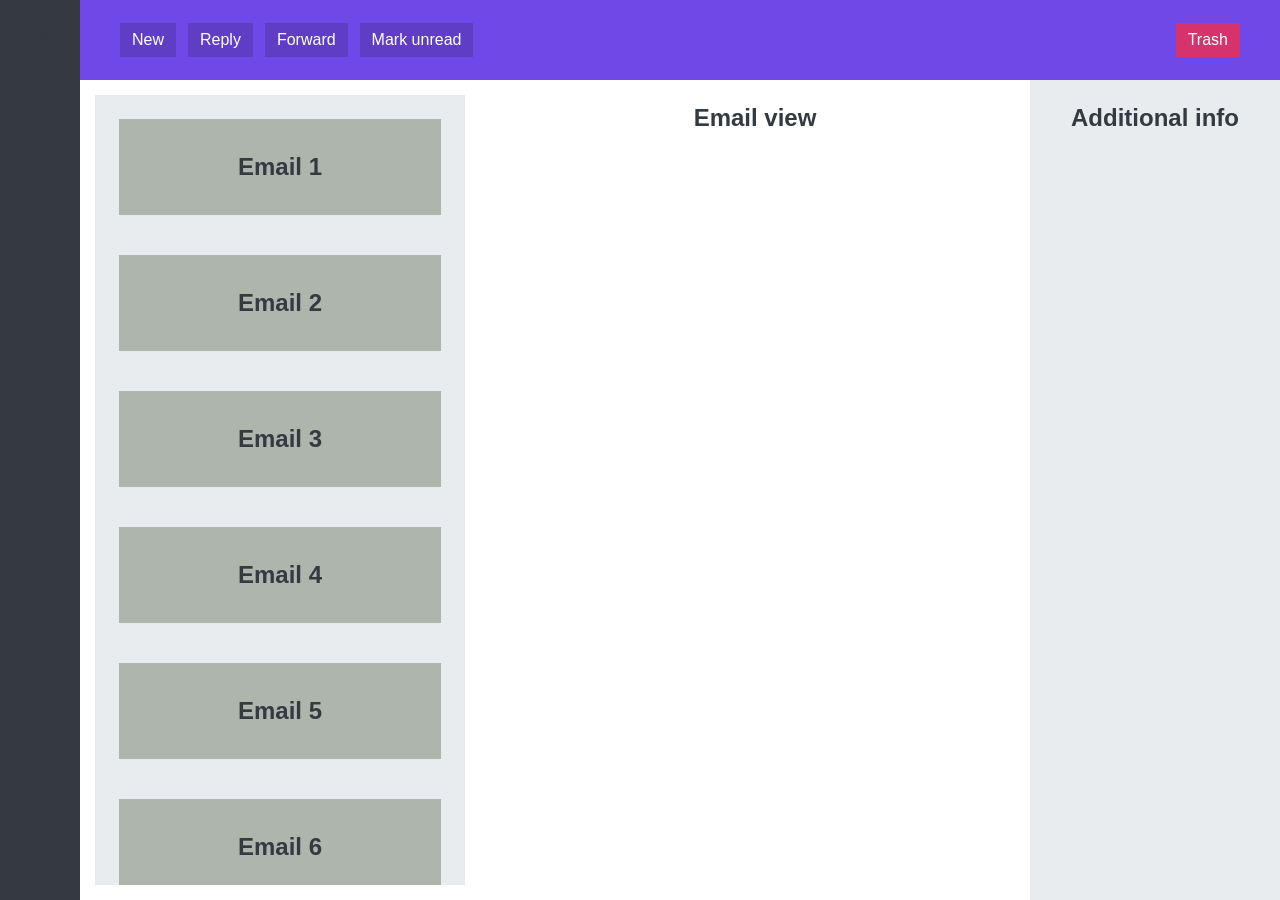
<file: 06-Components/06-app-layout.html>
<!DOCTYPE html>
<html lang="en">
<head>
    <meta charset="UTF-8">
    <meta name="viewport" content="width=device-width, initial-scale=1.0">
    <title>Document</title>
    <style>
        *{
            margin: 0;
            padding: 0;
            box-sizing: border-box;
        }

        body{
            display: inline-block;
             font-family: sans-serif;
             color: #343a40;
             font-size: 24px;
             height: 100vh;
             text-align: center;
             font-weight: bold;


             display: grid;
             grid-template-columns: 80px 400px 1fr 250px;
             grid-template-rows: 80px 1fr;

        }

        nav,menu,section,main,aside{
            padding: 24px;
        }

        nav{
            background-color: #343a40;
            grid-row: 1/-1;
        }

        menu{
            background-color: #7048e8;
            color: #fff;
            grid-column: 2/-1;
            display: flex;
            align-items: center;
            gap: 12px;
            padding: 0 40px;
        }
        
        section{
            background-color: #e9ecef;
            margin: 15px 15px;
            
            /* How elements that dont fit into container appears */
            overflow: flex;

            display: flex;
            flex-direction: column;
            gap: 40px;
            overflow: scroll;



        }

        .email{
            background-color: #adb5ad;
            height: 96px;
            display: flex;
            flex-shrink: 0;

        align-items: center;
            justify-content: center;

           
        }

        button{
            font-size: 16px;
            background-color: #5f3dc4;
            border: none;
            cursor: pointer;
            color: #fff;
            padding: 8px 12px; 
        }

        button:last-child{
            background-color: #d6336c;
            margin-left:auto;
        }

        aside{
            background-color: #e9ecef;
        }
    </style>
</head>
<body>
    <nav>nav</nav>
    <menu>
        <button>New</button>
        <button>Reply</button>
        <button>Forward</button>
        <button>Mark unread</button>
        <button>Trash</button>
    </menu>
    <section>
        <div class="email">Email 1</div>
        <div class="email">Email 2</div>
        <div class="email">Email 3</div>
        <div class="email">Email 4</div>
        <div class="email">Email 5</div>
        <div class="email">Email 6</div>
        <div class="email">Email 7</div>
        <div class="email">Email 8</div>
        <div class="email">Email 9</div>
        <div class="email">Email 10</div>
    </section>
    <main>Email view</main>
    <aside>Additional info</aside>
</body>
</html>
</file>
<file: 03-CSS-Fundamentals/style.css>
*{
    /* border-top:10px solid #1098ad;   //ab ye sab element ko mil jayegi */
    margin: 0;
    padding: 0;
}


body{
    font-family: serif;
    color: #444;

    /* Not all the properties are transmitted to the child */
    /* border-top: 10px solid #1098ad; */

    position: relative;
}

/*My-> Inhertance walao ki lowest priorty */

.container{
    width:800px;
    /* margin-left: auto;
    margin-right: auto; */
    margin: 0 auto;
   
}

article{
    margin-bottom: 60px;
}


.main-header{
    background-color: #f7f7f7;
    /* padding: 20px;
    padding-left: 40px;
    padding-right: 40px; */
    padding: 20px 40px;
    border-top: 10px solid #1098ad;
    margin-bottom: 60px;
    /* height: 80px; */
}

nav{
    font-size: 18px;
}

.post-header{
    margin-bottom: 40px;
    
}

aside{
    background-color: #f7f7f7;
    border-top:5px solid #01a5f1;
    border-bottom:5px solid #01a5f1;
    /* padding-top: 50px;
    padding-bottom: 50px; */
    padding: 50px 0;
    width: 500px;

}


h1,
h2,
h3{
        color: #01a5f1;
  
}


h1{
    font-size: 26px;
    text-transform: uppercase;
    font-style: italic;



}

h2{
    font-size: 40px;
    margin-bottom: 30px;
}

h3{
    font-size: 30px;      margin-bottom: 20px;
        margin-top: 40px;
}

h3{
    font-size: 20px;
    text-transform: uppercase;
    text-align: center ;
}

h4{
    text-align: center;
    text-transform: capitalize;
    font-size: 20px;

}

p{
    font-size: 22px;
    line-height: 1.5;
    margin-bottom: 15px;
    
}

ul,
ol{
    margin-left: 50px;
    margin-bottom: 20px;
}

li{
    font-size: 20px;
    margin-bottom: 10px;
    /* display:incline; */

}

li:last-child{
    margin-bottom: 0;
}

 /* footer p{
    font-size: 16px;
} */

article header p{
    font-style:italic;

}

#author {
    font-style: italic;
    font-size: 18px;
}

#coyright{
    font-size: 16px;
}

.related_author{
    font-size: 18px;
    font-weight: bold;
}

/* ul{
    list-style-type: none;
} */

.related{
    list-style: none;
}


/* body{
    background-color: bisque;
} */

/* .first-li{
    font-weight: bold;
} */



li:first-child{
    font-weight: bold;
}

ol li:last-child{
    font-style: italic;
}

/* li:nth-child(even){
    /* color:red */


/* Misconception: this wont work! */
article p:first-child{
    color: red;
}

/* Styling links */


a:link{
    color: #01a5f1;
    text-decoration: none;
}

a:visited{
    color:#777
}

a:hover{
    color: orangered;
    font-weight: bold;
    text-decoration: underline ;

}

a:active{
    background-color: black;
    font-style: italic;
}

.post-img{
    width: 100%;
    height: auto;

}




/* LVHA */


nav a:link{

    /* background-color: orange;
    margin:20px;
    padding: 20px;

    display: block;
 */
}

nav a:link{
    margin-right: 30px;
    margin-top: 10px;
    display: inline-block;
}

nav a:link:last-child{
    margin-right: 0;
}


h1::first-letter{
    font-style: normal;
    margin-right: 5px;
}


/* p::first-line{
    color:red;
} */


/* adjacnt slibing selector */
/* h3 + p::first-line{
    color:red;
} */

h2{

    position: relative;
}

h2::after{
    content: "TOP";
    background-color: yellow;
    color:black;
    font-size: 16px;
    display: inline-block;
    padding: 5px 10px;
    position: absolute;
    top: -10px;
    right: -25px;

}

/* Resolving conflicts */

/* #copyright{
    color:red;
}

.copyright{
    color:blue;
}

.text{
    color: yellow;
}

footer p{
    color:green !important;
} */

button{
    font-size: 22px;
    padding: 20px;
    cursor: pointer;

    position:absolute;
    /* top:15px;
    left:15px; */

    bottom: 15px;
    right: 15px;

}
</file>
<file: 04-CSS-Layouts/style.css>
* {
  /* border-top: 10px solid #1098ad; */
  margin: 0;
  padding: 0;
  box-sizing: border-box;
}

/* PAGE SECTIONS */
body {
  color: #444;
  font-family: sans-serif;

  border-top: 10px solid #1098ad;
  position: relative;
}

.container {
  width: 1200px;
  /* margin-left: auto;
  margin-right: auto; */
  margin: 0 auto;
}

.main-header {
  background-color: #f7f7f7;
  /* padding: 20px;
  padding-left: 40px;
  padding-right: 40px; */
  padding: 20px 40px;
  /* margin-bottom: 60px; */
  /* height: 80px; */
}

nav {
  font-size: 18px;
  /* text-align: center; */
}

article {
  /* margin-bottom: 60px; */
}

.post-header {
  margin-bottom: 40px;
  /* position: relative; */
}

aside {
  background-color: #f7f7f7;
  border-top: 5px solid #1098ad;
  border-bottom: 5px solid #1098ad;
  padding: 50px 40px;
}

/* SMALLER ELEMENTS */
h1,
h2,
h3 {
  color: #1098ad;
}

h1 {
  font-size: 26px;
  text-transform: uppercase;
  font-style: italic;
}

h2 {
  font-size: 40px;
  margin-bottom: 30px;
}

h3 {
  font-size: 30px;
  margin-bottom: 20px;
  margin-top: 40px;
}

h4 {
  font-size: 20px;
  text-transform: uppercase;
  text-align: center;
  margin-bottom: 30px;
}

p {
  font-size: 22px;
  line-height: 1.5;
  margin-bottom: 15px;
}

ul,
ol {
  margin-left: 50px;
  margin-bottom: 20px;
}

li {
  font-size: 20px;
  margin-bottom: 10px;
  /* display: inline; */
}

li:last-child {
  margin-bottom: 0;
}

/* footer p {
  font-size: 16px;
} */

/* article header p {
  font-style: italic;
} */

#author {
  font-style: italic;
  font-size: 18px;
}

#copyright {
  font-size: 16px;
}

.related-author {
  font-size: 18px;
  font-weight: bold;
}

/* ul {
  list-style: none;
} */

.related {
  list-style: none;
  margin-left: 0;
}

body {
  /* background-color: orangered; */
}

/* .first-li {
  font-weight: bold;
} */

li:first-child {
  font-weight: bold;
}

li:last-child {
  font-style: italic;
}

li:nth-child(even) {
  /* color: red; */
}

/* Misconception: this won't work! */
article p:first-child {
  color: red;
}

/* Styling links */
a:link {
  color: #1098ad;
  text-decoration: none;
}

a:visited {
  /* color: #777; */
  color: #1098ad;
}

a:hover {
  color: orangered;
  font-weight: bold;
  text-decoration: underline orangered;
}

a:active {
  background-color: black;
  font-style: italic;
}
/* LVHA */

.post-img {
  width: 100%;
  height: auto;
}

nav a:link {
  /* background-color: orangered;
  margin: 20px;
  padding: 20px;

  display: block; */

  margin-right: 30px;
  display: inline-block;
}

nav a:link:last-child {
  margin-right: 0;
}

button {
  font-size: 22px;
  padding: 20px;
  cursor: pointer;

  position: absolute;
  /* top: 50px;
  left: 50px; */
  bottom: 50px;
  right: 50px;
}

h1::first-letter {
  font-style: normal;
  margin-right: 5px;
}

h3 + p::first-line {
  /* color: red; */
}

h2 {
  /* background-color: orange; */
  position: relative;
}

h2::before {
  content: "TOP";
  background-color: #ffe70e;
  color: #444;
  font-size: 16px;
  font-weight: bold;
  display: inline-block;
  padding: 5px 10px;
  position: absolute;
  top: -10px;
  right: -25px;
}

/* Resolving conflicts */
/* #copyright {
  color: red;
}

.copyright {
  color: blue;
}

.text {
  color: yellow;
}

footer p {
  color: green !important;
} */

/* nav a:link,
nav p {
  font-size: 18px;
} */

/* FLOATS */
/*
.author-img {
  float: left;
  margin-bottom: 20px;
}

.author {
  float: left;
  margin-top: 10px;
  margin-left: 20px;
}

h1 {
  float: left;
}

nav {
  float: right;
}

.clear {
  clear: both;
}

.clearfix::after {
  clear: both;
  content: "";
  display: block;
}

article {
  width: 825px;
  float: left;
}

aside {
  width: 300px;
  float: right;
}

footer {
  clear: both;
}
*/

/* FLEXBOX */

.main-header{

  display: flex;
  align-items: center;
  justify-content: space-between;
  row-gap: 60px

}

.author-box{
  display:flex;
  align-items: center;
  gap:15px;
  margin-bottom: 15px;
}

.author{
  margin-bottom: 0;
}

.related-post{
  display: flex;
  align-items: center;
  gap:20px;
  margin-bottom:30px;
}

.related-link:link{
  font-size: 17px;
  font-weight: bold;
  font-style: normal;
  margin-bottom: 5px;
  display: block;
}

.related-author{
  margin-bottom:0;
  font-size: 14px;
  font-weight: normal;
  font-style: italic;
}

/* FLEXBOX LAYOUT */
/* .row{
  display: flex;
  align-items: flex-start ;
  gap: 75px;
  margin-bottom: 60px;
}

aside{
  flex: 0 0 300px;
}

article{
  /* flex: 0 0 825px;  inside of this if we want ki jitni space bache vo automatically utni space le le to we can do flex=1 it grow automatically 
  flex:1;
} */

/* CSS-GRID */
.container{
  display: grid;
  grid-template-columns: 1fr 300px;
  column-gap: 65px;

}

.main-header{
     grid-column: 1/-1;
}

aside{
  align-self: start;
}

footer{
  grid-column: 1/-1;
}
</file>
<file: 07-Omnifood-Desktop/style.css>
/*
---01 TYPOGRAPHY SYSTEM
--- 01 TYPOGRAPHY SYSTEM

- Font sizes (px)
10 / 12 / 14 / 16 / 18 / 20 / 24 / 30 / 36 / 44 / 52 / 62 / 74 / 86 / 98

- Font weights
Default: 400
Medium: 500
Semi-bold: 600
Bold: 700

- Line heights
Default: 1
Small: 1.05
Medium: 1.2
Paragraph default: 1.6

- Letter spacing
-0.5px
0.75px

--- 02 COLORS

- Primary: #e67e22
- Tints:
#fdf2e9
#fae5d3
#eb984e

- Shades: 
#cf711f
#45260a

- Accents:
- Greys

#888
#767676 (lightest grey allowed on #fff)
#6f6f6f (lightest grey allowed on #fdf2e9)
#555
#333

--- 05 SHADOWS

0 2.4rem 4.8rem rgba(0, 0, 0, 0.075);

--- 06 BORDER-RADIUS

Default: 9px
Medium: 11px

--- 07 WHITESPACE

- Spacing system (px)
2 / 4 / 8 / 12 / 16 / 24 / 32 / 48 / 64 / 80 / 96 / 128




*/



*{
    padding: 0;
    margin: 0;
    box-sizing: border-box;
}

body{
    font-family: sans-serif;
    line-height: 1;
    font-weight: 400;
    color: #555;
} 

.test{
    width:1000px;
    background-color:aqua;
    padding: 100px;
}
</file>
<file: 03-CSS-Fundamentals/challenge.css>
*{
        margin: 0;
    padding:0;
    box-sizing: border-box;
}

body{
    
    font-family: sans-serif;
    line-height: 1.4;
   


}

.container{
   border: 5px solid #000;
    width:825px;
    margin: 50px auto;
    
}

h1{
    text-align: center;
    background-color: #f7f7f7;
    text-transform: uppercase;
    padding:10px;
    
}

.price{
    font-size: 25px;
}

.para1{
    font-size: 15px;
    color: #777;
    text-transform: uppercase;
    font-weight: bold;
    margin-bottom: 20px;
}

.para2{
    margin-bottom:6px ;
}

.link{
     margin-bottom: 30px;
}

.link:link , .link:visited{
     color: black;
    text-decoration: line;
   
}

.link:hover ,.link:active{
    text-decoration: none;
}


h2{
    margin-top: 30px;
    margin-bottom: 17px;
}

ol{
    list-style: square;
    padding:0 20px
}

.cart{
    font-size: 22px;
    border: none;
       color: white;
   background-color: black;
   text-transform: uppercase;
   cursor: pointer;
   padding: 10px;
   width:100%;
         border: 5px solid #000;

}

.cart:hover{
       color: black;
   background-color: white;


}

li{
    margin-bottom: 10px;

}
.container{
    position: relative;
}

.sale-element{
    display: inline-block;
    background-color: red;
    color:white;
    font-weight: bold;
    text-transform: uppercase;
    font-size: 15px;
    padding: 8px 15px;
    position: absolute;
    top:-20px;
    left:-32px;
    letter-spacing: 3px;
}

.color{
   
    background-color: black;
    height: 27px;
    width: 27px;
   
}  

.colorss{
    display: flex;
    gap:10px;
    margin: 30px 0;
}

.blue{
    background-color: blue;
}

.green{
    background-color: green;
}

.pink{
    background-color: pink;
}

.yellow{
    background-color: yellow;
}

.red{
    background-color: red;
}


/* Flexbox */



article{
    display: grid;
    grid-template-columns: 3fr 3fr 3fr;
    column-gap:35px;
    
}

h2{
    margin-top: 0;
}

.heading{
    grid-column: 1/-1;
}


img{
    width: 100%;
    height: auto;
}

.div2{
  
    padding-top: 25px;
}

.div3{
   
    padding-top: 25px;
}

.apple{
    display: flex;
    justify-content:space-between ;
    align-items: center;
    padding-bottom: 10px;
}

.para1{
    margin-bottom: 0;
}

.cart{
    grid-column:  1/ -1;
}
</file>
